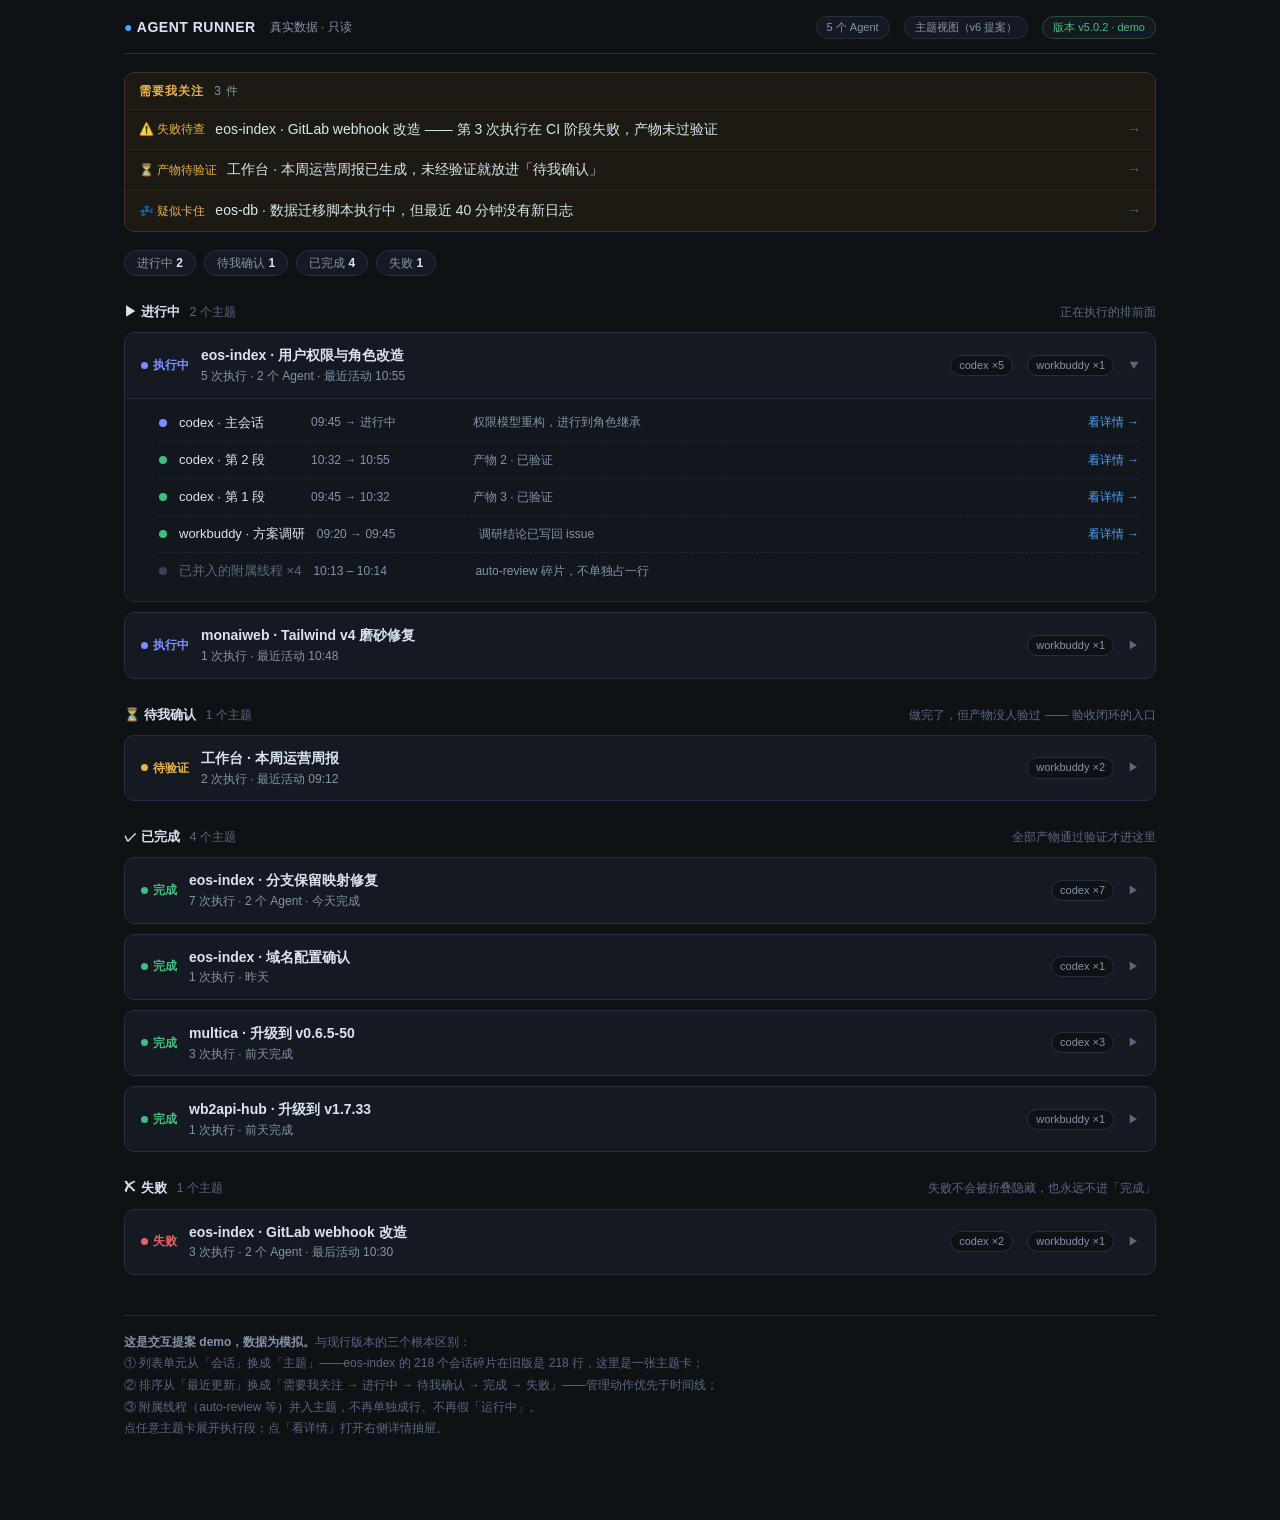
<file: prototype/interaction-v6/index.html>
<!DOCTYPE html>
<html lang="zh-CN">
<head>
<meta charset="UTF-8">
<meta name="viewport" content="width=device-width, initial-scale=1.0">
<title>Agent Runner · 交互重设计 Demo（v6 提案）</title>
<style>
  :root {
    --bg: #0e1116; --panel: #151a22; --panel-2: #1b222c; --line: #26303d;
    --text: #dbe4ee; --muted: #8494a7; --faint: #5a6a7d;
    --accent: #4da3ff; --ok: #3fbf7f; --warn: #e8b34b; --bad: #e06565; --run: #7f8dff;
    --radius: 10px;
  }
  * { box-sizing: border-box; margin: 0; padding: 0; }
  body {
    background: var(--bg); color: var(--text);
    font: 14px/1.55 -apple-system, "PingFang SC", "Helvetica Neue", sans-serif;
    max-width: 1080px; margin: 0 auto; padding: 0 24px 80px;
  }
  a { color: var(--accent); text-decoration: none; }

  /* ── 顶栏 ── */
  header {
    display: flex; align-items: center; gap: 14px;
    padding: 16px 0 14px; border-bottom: 1px solid var(--line);
    position: sticky; top: 0; background: var(--bg); z-index: 20;
  }
  header .logo { font-weight: 700; letter-spacing: .5px; }
  header .logo b { color: var(--accent); }
  header .meta { color: var(--muted); font-size: 12px; }
  header .sp { flex: 1; }
  .chip {
    font-size: 11px; color: var(--muted); border: 1px solid var(--line);
    border-radius: 99px; padding: 2px 10px; background: var(--panel);
  }
  .chip.v { color: var(--ok); border-color: #2b4a3a; }

  /* ── 需要我关注 ── */
  .attention {
    margin-top: 18px; border: 1px solid #3d3324; background: #1c1a12;
    border-radius: var(--radius); overflow: hidden;
  }
  .attention.hidden { display: none; }
  .attention h2 {
    font-size: 12px; font-weight: 600; color: var(--warn);
    padding: 9px 14px 8px; letter-spacing: 1px;
  }
  .attention h2 .n { color: var(--muted); font-weight: 400; margin-left: 6px; }
  .att-row {
    display: flex; align-items: center; gap: 10px;
    padding: 9px 14px; border-top: 1px solid #2a2519; cursor: pointer;
  }
  .att-row:hover { background: #221f15; }
  .att-row .why { color: var(--warn); font-size: 12px; flex-shrink: 0; }
  .att-row .what { flex: 1; min-width: 0; overflow: hidden; text-overflow: ellipsis; white-space: nowrap; }
  .att-row .arrow { color: var(--faint); }

  /* ── 分组锚点 ── */
  .anchors { display: flex; gap: 8px; margin: 18px 0 4px; }
  .anchors a {
    font-size: 12px; color: var(--muted); border: 1px solid var(--line);
    border-radius: 99px; padding: 3px 12px; background: var(--panel);
  }
  .anchors a b { color: var(--text); }
  .anchors a:hover { color: var(--text); border-color: var(--faint); }

  /* ── 主题分组 ── */
  .group-title {
    display: flex; align-items: baseline; gap: 10px;
    margin: 26px 0 10px; font-size: 13px; font-weight: 650;
  }
  .group-title .cnt { color: var(--faint); font-weight: 400; font-size: 12px; }
  .group-title .hint { color: var(--faint); font-weight: 400; font-size: 12px; margin-left: auto; }

  .theme {
    border: 1px solid var(--line); border-radius: var(--radius);
    background: var(--panel); margin-bottom: 10px; overflow: hidden;
  }
  .theme-head { display: flex; align-items: center; gap: 12px; padding: 12px 16px; cursor: pointer; }
  .theme-head:hover { background: var(--panel-2); }
  .st { font-size: 12px; font-weight: 600; flex-shrink: 0; display: inline-flex; align-items: center; gap: 5px; }
  .st.run { color: var(--run); } .st.ok { color: var(--ok); }
  .st.warn { color: var(--warn); } .st.bad { color: var(--bad); } .st.idle { color: var(--muted); }
  .dot { width: 7px; height: 7px; border-radius: 99px; }
  .st.run .dot { background: var(--run); animation: pulse 1.6s infinite; }
  .st.ok .dot { background: var(--ok); } .st.warn .dot { background: var(--warn); }
  .st.bad .dot { background: var(--bad); } .st.idle .dot { background: var(--muted); }
  @keyframes pulse { 0%,100% { opacity: 1; } 50% { opacity: .35; } }
  .theme-name { font-weight: 600; }
  .theme-sub { color: var(--muted); font-size: 12px; }
  .theme-meta { margin-left: auto; display: flex; gap: 14px; color: var(--muted); font-size: 12px; flex-shrink: 0; align-items: center; }
  .agent-tag {
    font-size: 11px; padding: 1px 8px; border-radius: 99px;
    border: 1px solid var(--line); color: var(--muted); background: var(--bg);
  }
  .caret { color: var(--faint); transition: transform .15s; font-size: 11px; }
  .theme.open .caret { transform: rotate(90deg); }

  /* ── 执行段 ── */
  .legs { display: none; border-top: 1px solid var(--line); padding: 6px 16px 12px 34px; background: #12161d; }
  .theme.open .legs { display: block; }
  .leg { display: flex; align-items: center; gap: 12px; padding: 8px 0; border-bottom: 1px dashed #202834; font-size: 13px; }
  .leg:last-child { border-bottom: 0; }
  .leg .tick { width: 8px; height: 8px; border-radius: 99px; flex-shrink: 0; }
  .leg .tick.run { background: var(--run); } .leg .tick.ok { background: var(--ok); }
  .leg .tick.warn { background: var(--warn); } .leg .tick.bad { background: var(--bad); }
  .leg .who { color: var(--text); min-width: 120px; }
  .leg .when { color: var(--muted); font-size: 12px; min-width: 150px; }
  .leg .out { color: var(--muted); font-size: 12px; flex: 1; }
  .leg .out b { color: var(--warn); font-weight: 600; }
  .leg .go { font-size: 12px; color: var(--accent); cursor: pointer; flex-shrink: 0; }
  .leg .go:hover { text-decoration: underline; }
  .leg.merged { color: var(--faint); }
  .leg.merged .who { color: var(--faint); }

  /* ── 详情抽屉 ── */
  .drawer-mask { position: fixed; inset: 0; background: rgba(0,0,0,.45); display: none; z-index: 40; }
  .drawer-mask.show { display: block; }
  .drawer {
    position: fixed; top: 0; right: -620px; width: 620px; max-width: 92vw; height: 100vh;
    background: var(--panel); border-left: 1px solid var(--line); z-index: 41;
    transition: right .22s ease; overflow-y: auto; padding: 22px 26px 40px;
  }
  .drawer.show { right: 0; }
  .drawer h3 { font-size: 16px; margin-bottom: 4px; }
  .drawer .crumb { color: var(--faint); font-size: 12px; margin-bottom: 16px; }
  .drawer .close { position: absolute; top: 16px; right: 20px; color: var(--muted); cursor: pointer; font-size: 18px; }
  .sec { margin-bottom: 20px; }
  .sec > h4 {
    font-size: 12px; color: var(--muted); letter-spacing: 1px; font-weight: 600;
    margin-bottom: 8px; padding-bottom: 5px; border-bottom: 1px solid var(--line);
  }
  .kv { display: flex; gap: 8px; flex-wrap: wrap; }
  .kv .item {
    background: var(--bg); border: 1px solid var(--line); border-radius: 8px;
    padding: 7px 12px; font-size: 12px; color: var(--muted);
  }
  .kv .item b { color: var(--text); display: block; font-size: 13px; margin-top: 1px; }
  .prompt {
    background: var(--bg); border: 1px solid var(--line); border-left: 3px solid var(--accent);
    border-radius: 8px; padding: 10px 13px; font-size: 13px; color: var(--text); margin-bottom: 8px;
  }
  .prompt .from { color: var(--faint); font-size: 11px; display: block; margin-bottom: 3px; }
  .timeline { border-left: 2px solid var(--line); margin-left: 6px; padding-left: 16px; }
  .tl-item { position: relative; padding: 4px 0 10px; font-size: 13px; color: var(--muted); }
  .tl-item::before {
    content: ""; position: absolute; left: -21px; top: 9px;
    width: 8px; height: 8px; border-radius: 99px; background: var(--faint);
  }
  .tl-item.key::before { background: var(--accent); }
  .tl-item .t { color: var(--faint); font-size: 11px; margin-right: 8px; }
  .tl-item b { color: var(--text); font-weight: 600; }
  .result-row {
    display: flex; align-items: center; gap: 10px; padding: 8px 12px;
    background: var(--bg); border: 1px solid var(--line); border-radius: 8px;
    margin-bottom: 6px; font-size: 13px;
  }
  .result-row .v { font-size: 12px; flex-shrink: 0; }
  .result-row .v.pass { color: var(--ok); } .result-row .v.pending { color: var(--warn); }
  .result-row .path { flex: 1; min-width: 0; overflow: hidden; text-overflow: ellipsis; white-space: nowrap; color: var(--text); }

  /* ── 尾注 ── */
  .footnote { margin-top: 40px; color: var(--faint); font-size: 12px; border-top: 1px solid var(--line); padding-top: 16px; line-height: 1.8; }
  .footnote b { color: var(--muted); }
</style>
</head>
<body>

<header>
  <div class="logo"><b>●</b> AGENT RUNNER</div>
  <div class="meta">真实数据 · 只读</div>
  <div class="sp"></div>
  <span class="chip">5 个 Agent</span>
  <span class="chip">主题视图（v6 提案）</span>
  <span class="chip v" title="版本单一事实源：assets/version.js；发版说明见 CHANGELOG.md。demo 数据为模拟，非真实会话。">版本 v5.0.2 · demo</span>
</header>

<!-- 需要我关注：异常优先，管理视角的第一屏 -->
<div class="attention" id="attention">
  <h2>需要我关注 <span class="n">3 件</span></h2>
  <div class="att-row" onclick="openDetail('webhook')">
    <span class="why">⚠️ 失败待查</span>
    <span class="what">eos-index · GitLab webhook 改造 —— 第 3 次执行在 CI 阶段失败，产物未过验证</span>
    <span class="arrow">→</span>
  </div>
  <div class="att-row" onclick="openDetail('weekly')">
    <span class="why">⏳ 产物待验证</span>
    <span class="what">工作台 · 本周运营周报已生成，未经验证就放进「待我确认」</span>
    <span class="arrow">→</span>
  </div>
  <div class="att-row" onclick="openDetail('migrate')">
    <span class="why">💤 疑似卡住</span>
    <span class="what">eos-db · 数据迁移脚本执行中，但最近 40 分钟没有新日志</span>
    <span class="arrow">→</span>
  </div>
</div>

<div class="anchors">
  <a href="#g-run">进行中 <b>2</b></a>
  <a href="#g-review">待我确认 <b>1</b></a>
  <a href="#g-done">已完成 <b>4</b></a>
  <a href="#g-fail">失败 <b>1</b></a>
</div>

<!-- 进行中 -->
<div class="group-title" id="g-run">▶ 进行中 <span class="cnt">2 个主题</span><span class="hint">正在执行的排前面</span></div>

<div class="theme open">
  <div class="theme-head" onclick="this.parentElement.classList.toggle('open')">
    <span class="st run"><span class="dot"></span>执行中</span>
    <span>
      <div class="theme-name">eos-index · 用户权限与角色改造</div>
      <div class="theme-sub">5 次执行 · 2 个 Agent · 最近活动 10:55</div>
    </span>
    <div class="theme-meta">
      <span class="agent-tag">codex ×5</span><span class="agent-tag">workbuddy ×1</span>
      <span class="caret">▶</span>
    </div>
  </div>
  <div class="legs">
    <div class="leg"><span class="tick run"></span><span class="who">codex · 主会话</span><span class="when">09:45 → 进行中</span><span class="out">权限模型重构，进行到角色继承</span><span class="go" onclick="openDetail('perm');event.stopPropagation()">看详情 →</span></div>
    <div class="leg"><span class="tick ok"></span><span class="who">codex · 第 2 段</span><span class="when">10:32 → 10:55</span><span class="out">产物 2 · 已验证</span><span class="go" onclick="openDetail('perm');event.stopPropagation()">看详情 →</span></div>
    <div class="leg"><span class="tick ok"></span><span class="who">codex · 第 1 段</span><span class="when">09:45 → 10:32</span><span class="out">产物 3 · 已验证</span><span class="go" onclick="openDetail('perm');event.stopPropagation()">看详情 →</span></div>
    <div class="leg"><span class="tick ok"></span><span class="who">workbuddy · 方案调研</span><span class="when">09:20 → 09:45</span><span class="out">调研结论已写回 issue</span><span class="go" onclick="openDetail('perm');event.stopPropagation()">看详情 →</span></div>
    <div class="leg merged"><span class="tick" style="background:#39424f"></span><span class="who">已并入的附属线程 ×4</span><span class="when">10:13 – 10:14</span><span class="out">auto-review 碎片，不单独占一行</span></div>
  </div>
</div>

<div class="theme">
  <div class="theme-head" onclick="this.parentElement.classList.toggle('open')">
    <span class="st run"><span class="dot"></span>执行中</span>
    <span>
      <div class="theme-name">monaiweb · Tailwind v4 磨砂修复</div>
      <div class="theme-sub">1 次执行 · 最近活动 10:48</div>
    </span>
    <div class="theme-meta"><span class="agent-tag">workbuddy ×1</span><span class="caret">▶</span></div>
  </div>
  <div class="legs">
    <div class="leg"><span class="tick run"></span><span class="who">workbuddy · 主会话</span><span class="when">10:40 → 进行中</span><span class="out">backdrop-filter 构建合并问题排查中</span><span class="go" onclick="openDetail('monai');event.stopPropagation()">看详情 →</span></div>
  </div>
</div>

<!-- 待我确认 -->
<div class="group-title" id="g-review">⏳ 待我确认 <span class="cnt">1 个主题</span><span class="hint">做完了，但产物没人验过 —— 验收闭环的入口</span></div>

<div class="theme">
  <div class="theme-head" onclick="this.parentElement.classList.toggle('open')">
    <span class="st warn"><span class="dot"></span>待验证</span>
    <span>
      <div class="theme-name">工作台 · 本周运营周报</div>
      <div class="theme-sub">2 次执行 · 最近活动 09:12</div>
    </span>
    <div class="theme-meta"><span class="agent-tag">workbuddy ×2</span><span class="caret">▶</span></div>
  </div>
  <div class="legs">
    <div class="leg"><span class="tick warn"></span><span class="who">workbuddy · 成稿</span><span class="when">08:50 → 09:12</span><span class="out">产物 1 · <b>待验证</b>（周报数据未核对）</span><span class="go" onclick="openDetail('weekly');event.stopPropagation()">看详情 →</span></div>
    <div class="leg"><span class="tick ok"></span><span class="who">workbuddy · 数据拉取</span><span class="when">08:30 → 08:50</span><span class="out">产物 1 · 已验证</span><span class="go" onclick="openDetail('weekly');event.stopPropagation()">看详情 →</span></div>
  </div>
</div>

<!-- 已完成 -->
<div class="group-title" id="g-done">✓ 已完成 <span class="cnt">4 个主题</span><span class="hint">全部产物通过验证才进这里</span></div>

<div class="theme">
  <div class="theme-head" onclick="this.parentElement.classList.toggle('open')">
    <span class="st ok"><span class="dot"></span>完成</span>
    <span>
      <div class="theme-name">eos-index · 分支保留映射修复</div>
      <div class="theme-sub">7 次执行 · 2 个 Agent · 今天完成</div>
    </span>
    <div class="theme-meta"><span class="agent-tag">codex ×7</span><span class="caret">▶</span></div>
  </div>
  <div class="legs">
    <div class="leg"><span class="tick ok"></span><span class="who">codex · 最终段</span><span class="when">昨天 22:00 → 23:20</span><span class="out">产物 4 · 全部通过（JUnit 5386 项成功）</span><span class="go" onclick="openDetail('branch');event.stopPropagation()">看详情 →</span></div>
    <div class="leg"><span class="tick ok"></span><span class="who">codex · 前段 ×6</span><span class="when">昨天 13:00 → 22:00</span><span class="out">诊断 → 补丁 → 回归，全部通过</span><span class="go" onclick="openDetail('branch');event.stopPropagation()">看详情 →</span></div>
  </div>
</div>

<div class="theme">
  <div class="theme-head" onclick="this.parentElement.classList.toggle('open')">
    <span class="st ok"><span class="dot"></span>完成</span>
    <span><div class="theme-name">eos-index · 域名配置确认</div><div class="theme-sub">1 次执行 · 昨天</div></span>
    <div class="theme-meta"><span class="agent-tag">codex ×1</span><span class="caret">▶</span></div>
  </div>
  <div class="legs"><div class="leg"><span class="tick ok"></span><span class="who">codex · 主会话</span><span class="when">昨天 10:00 → 10:20</span><span class="out">产物 1 · 已验证</span><span class="go" onclick="openDetail('branch');event.stopPropagation()">看详情 →</span></div></div>
</div>

<div class="theme">
  <div class="theme-head" onclick="this.parentElement.classList.toggle('open')">
    <span class="st ok"><span class="dot"></span>完成</span>
    <span><div class="theme-name">multica · 升级到 v0.6.5-50</div><div class="theme-sub">3 次执行 · 前天完成</div></span>
    <div class="theme-meta"><span class="agent-tag">codex ×3</span><span class="caret">▶</span></div>
  </div>
  <div class="legs"><div class="leg"><span class="tick ok"></span><span class="who">codex · 主会话</span><span class="when">前天 14:00 → 17:30</span><span class="out">产物 6 · 全部通过（含 CLI 交叉编译）</span><span class="go" onclick="openDetail('branch');event.stopPropagation()">看详情 →</span></div></div>
</div>

<div class="theme">
  <div class="theme-head" onclick="this.parentElement.classList.toggle('open')">
    <span class="st ok"><span class="dot"></span>完成</span>
    <span><div class="theme-name">wb2api-hub · 升级到 v1.7.33</div><div class="theme-sub">1 次执行 · 前天完成</div></span>
    <div class="theme-meta"><span class="agent-tag">workbuddy ×1</span><span class="caret">▶</span></div>
  </div>
  <div class="legs"><div class="leg"><span class="tick ok"></span><span class="who">workbuddy · 主会话</span><span class="when">前天 11:00 → 11:40</span><span class="out">产物 2 · 已验证</span><span class="go" onclick="openDetail('branch');event.stopPropagation()">看详情 →</span></div></div>
</div>

<!-- 失败 -->
<div class="group-title" id="g-fail">✗ 失败 <span class="cnt">1 个主题</span><span class="hint">失败不会被折叠隐藏，也永远不进「完成」</span></div>

<div class="theme">
  <div class="theme-head" onclick="this.parentElement.classList.toggle('open')">
    <span class="st bad"><span class="dot"></span>失败</span>
    <span>
      <div class="theme-name">eos-index · GitLab webhook 改造</div>
      <div class="theme-sub">3 次执行 · 2 个 Agent · 最后活动 10:30</div>
    </span>
    <div class="theme-meta"><span class="agent-tag">codex ×2</span><span class="agent-tag">workbuddy ×1</span><span class="caret">▶</span></div>
  </div>
  <div class="legs">
    <div class="leg"><span class="tick bad"></span><span class="who">codex · 第 3 段</span><span class="when">10:13 → 10:30</span><span class="out">CI 失败 · 产物未过验证</span><span class="go" onclick="openDetail('webhook');event.stopPropagation()">看详情 →</span></div>
    <div class="leg"><span class="tick bad"></span><span class="who">codex · 第 2 段</span><span class="when">09:50 → 10:13</span><span class="out">测试未过 · 中止</span><span class="go" onclick="openDetail('webhook');event.stopPropagation()">看详情 →</span></div>
    <div class="leg"><span class="tick ok"></span><span class="who">workbuddy · 方案设计</span><span class="when">09:00 → 09:50</span><span class="out">方案已产出 · 已验证</span><span class="go" onclick="openDetail('webhook');event.stopPropagation()">看详情 →</span></div>
  </div>
</div>

<div class="footnote">
  <b>这是交互提案 demo，数据为模拟。</b>与现行版本的三个根本区别：<br>
  ① 列表单元从「会话」换成「主题」——eos-index 的 218 个会话碎片在旧版是 218 行，这里是一张主题卡；<br>
  ② 排序从「最近更新」换成「需要我关注 → 进行中 → 待我确认 → 完成 → 失败」——管理动作优先于时间线；<br>
  ③ 附属线程（auto-review 等）并入主题，不再单独成行、不再假「运行中」。<br>
  点任意主题卡展开执行段；点「看详情」打开右侧详情抽屉。
</div>

<!-- ── 详情抽屉 ── -->
<div class="drawer-mask" id="mask" onclick="closeDetail()"></div>
<aside class="drawer" id="drawer">
  <span class="close" onclick="closeDetail()">✕</span>
  <div id="drawer-body"></div>
</aside>

<script>
const DETAILS = {
  perm: {
    title: 'eos-index · 用户权限与角色改造',
    crumb: '主题 · 进行中 · 5 次执行 · 2 个 Agent',
    stats: [['状态','执行中'],['Agent','codex + workbuddy'],['执行段','5（另有 4 个附属线程已并入）'],['最近活动','10:55']],
    prompts: [
      { from: 'workbuddy · 方案调研 · 09:20', text: '调研 eos-index 现有权限模型：角色、授权链、capability 校验分别在哪一层实现，输出改造约束清单。' },
      { from: 'codex · 第 1 段 · 09:45', text: '按调研结论重构权限模型：角色继承改为显式声明，保留固定版本引用，不动 GitLab webhook 相关代码。' },
    ],
    timeline: [
      { t: '09:20', text: '<b>workbuddy</b> 开始方案调研' },
      { t: '09:45', text: '<b>codex</b> 第 1 段启动，读 AGENTS.md 与权限模块' },
      { t: '10:05', text: '工具调用 27 次 · 写入 roles/inherit.ts' },
      { t: '10:32', text: '<b>第 1 段完成</b> · 产物 3 · 验证通过' },
      { t: '10:32', text: '<b>codex</b> 第 2 段续接（同线程 compaction）' },
      { t: '10:55', text: '进行中 · 角色继承重构' },
    ],
    results: [
      { path: 'src/auth/roles/inherit.ts', v: '✓ 通过', cls: 'pass' },
      { path: 'src/auth/roles/registry.ts', v: '✓ 通过', cls: 'pass' },
      { path: 'tests/auth/roles.test.ts', v: '⏳ 待验证', cls: 'pending' },
    ],
  },
  webhook: {
    title: 'eos-index · GitLab webhook 改造',
    crumb: '主题 · 失败 · 3 次执行 · 2 个 Agent',
    stats: [['状态','✗ 失败'],['Agent','codex + workbuddy'],['执行段','3'],['最后活动','10:30']],
    prompts: [
      { from: 'workbuddy · 方案设计 · 09:00', text: 'GitLab 改用 webhook 触发：评估现有轮询实现的替换方案，给出连接配置与重试策略。' },
      { from: 'codex · 第 3 段 · 10:13', text: '按方案实现 webhook 接收端：SourceConfig 连接配置化，保留旧轮询作为回退。' },
    ],
    timeline: [
      { t: '09:00', text: '<b>workbuddy</b> 方案设计，产出改造约束' },
      { t: '09:50', text: '<b>codex</b> 第 2 段实现 · 测试未过 · 中止' },
      { t: '10:13', text: '<b>codex</b> 第 3 段重试（auto-review 线程并行审查）' },
      { t: '10:30', text: '<b>CI 失败</b> · 产物未过验证 · 主题标记失败' },
    ],
    results: [
      { path: 'src/source/webhook/receiver.ts', v: '✗ 未通过', cls: 'pass' },
      { path: 'src/source/webhook/config.ts', v: '✗ 未通过', cls: 'pass' },
    ],
  },
  weekly: {
    title: '工作台 · 本周运营周报',
    crumb: '主题 · 待我确认 · 2 次执行',
    stats: [['状态','⏳ 产物待验证'],['Agent','workbuddy'],['执行段','2'],['完成时间','09:12']],
    prompts: [
      { from: 'workbuddy · 数据拉取 · 08:30', text: '拉取本周车辆运营后台的激活、留存、FOTA 升级成功率三组数据，落成 CSV。' },
      { from: 'workbuddy · 成稿 · 08:50', text: '基于 CSV 生成周报初稿，重点写环比变化与两个异常点。' },
    ],
    timeline: [
      { t: '08:30', text: '数据拉取启动 · 查 3 个数据源' },
      { t: '08:50', text: '<b>数据段完成</b> · CSV 产物 · 验证通过' },
      { t: '09:12', text: '<b>周报成稿</b> · 未经验证 → 进入「待我确认」' },
    ],
    results: [
      { path: 'reports/2026-W43-operations.csv', v: '✓ 通过', cls: 'pass' },
      { path: 'reports/2026-W43-周报.md', v: '⏳ 待验证', cls: 'pending' },
    ],
  },
  monai: {
    title: 'monaiweb · Tailwind v4 磨砂修复',
    crumb: '主题 · 进行中 · 1 次执行',
    stats: [['状态','执行中'],['Agent','workbuddy'],['执行段','1'],['最近活动','10:48']],
    prompts: [
      { from: 'workbuddy · 主会话 · 10:40', text: '排查 globals.css 的 backdrop-filter 在构建产物里消失的问题：怀疑手写 vendor 前缀被 Lightning CSS 合并。' },
    ],
    timeline: [
      { t: '10:40', text: '启动 · 读 globals.css 与构建配置' },
      { t: '10:48', text: '进行中 · 已定位到手写 -webkit- 别名声明' },
    ],
    results: [],
  },
  branch: {
    title: 'eos-index · 分支保留映射修复',
    crumb: '主题 · 已完成 · 7 次执行 · 昨天',
    stats: [['状态','✓ 全部通过'],['Agent','codex'],['执行段','7'],['完成时间','昨天 23:20']],
    prompts: [
      { from: 'codex · 首段 · 昨天 13:00', text: '只读诊断「保留映射、仅升级固定 Function 版本」在三个正式页面入口的覆盖情况，输出影响面评估。' },
      { from: 'codex · 最终段 · 昨天 22:00', text: '落地最小补丁：元数据读取路径兼容旧映射，补齐单元测试并跑全量回归。' },
    ],
    timeline: [
      { t: '13:00', text: '诊断启动 · 只读核对三入口' },
      { t: '17:00', text: '<b>诊断报告</b> 产出 · 影响面确认' },
      { t: '22:00', text: '最终段实现 · 补丁 + 测试' },
      { t: '23:20', text: '<b>完成</b> · JUnit 5386 项成功 · 产物 4 全部通过' },
    ],
    results: [
      { path: 'src/core/meta/retained-source.ts', v: '✓ 通过', cls: 'pass' },
      { path: 'src/core/meta/version-pin.ts', v: '✓ 通过', cls: 'pass' },
      { path: 'reports/action-branch-index-report.md', v: '✓ 通过', cls: 'pass' },
      { path: 'build/junit-5386.xml', v: '✓ 通过', cls: 'pass' },
    ],
  },
  migrate: {
    title: 'eos-db · 数据迁移脚本',
    crumb: '主题 · 疑似卡住 · 1 次执行',
    stats: [['状态','💤 疑似卡住'],['Agent','codex'],['执行段','1'],['最近日志','40 分钟前']],
    prompts: [
      { from: 'codex · 主会话 · 10:05', text: '执行 ONTEST 库的存量数据迁移：分批 5000 条，失败重试三次，产出迁移对账表。' },
    ],
    timeline: [
      { t: '10:05', text: '迁移启动 · 批次 1–18 正常' },
      { t: '10:31', text: '批次 19 开始后无新日志（疑似等待锁）' },
    ],
    results: [],
  },
};

function openDetail(key) {
  const d = DETAILS[key];
  if (!d) return;
  const body = document.getElementById('drawer-body');
  body.innerHTML = `
    <h3>${d.title}</h3>
    <div class="crumb">${d.crumb}</div>
    <div class="sec"><h4>概要</h4><div class="kv">${d.stats.map(s => `<div class="item">${s[0]}<b>${s[1]}</b></div>`).join('')}</div></div>
    <div class="sec"><h4>指令（这个任务被要求了什么）</h4>${d.prompts.map(p => `<div class="prompt"><span class="from">${p.from}</span>${p.text}</div>`).join('') || '<div class="tl-item">日志未记录</div>'}</div>
    <div class="sec"><h4>过程（关键节点，完整日志在原会话）</h4><div class="timeline">${d.timeline.map(x => `<div class="tl-item${x.key ? ' key' : ''}"><span class="t">${x.t}</span>${x.text}</div>`).join('')}</div></div>
    <div class="sec"><h4>结果（落点与验证）</h4>${d.results.length ? d.results.map(r => `<div class="result-row"><span class="v ${r.cls}">${r.v}</span><span class="path">${r.path}</span></div>`).join('') : '<div class="tl-item">暂无产物</div>'}</div>
  `;
  document.getElementById('mask').classList.add('show');
  document.getElementById('drawer').classList.add('show');
  document.body.style.overflow = 'hidden';
}
function closeDetail() {
  document.getElementById('mask').classList.remove('show');
  document.getElementById('drawer').classList.remove('show');
  document.body.style.overflow = '';
}
document.addEventListener('keydown', e => { if (e.key === 'Escape') closeDetail(); });
</script>
</body>
</html>
</file>
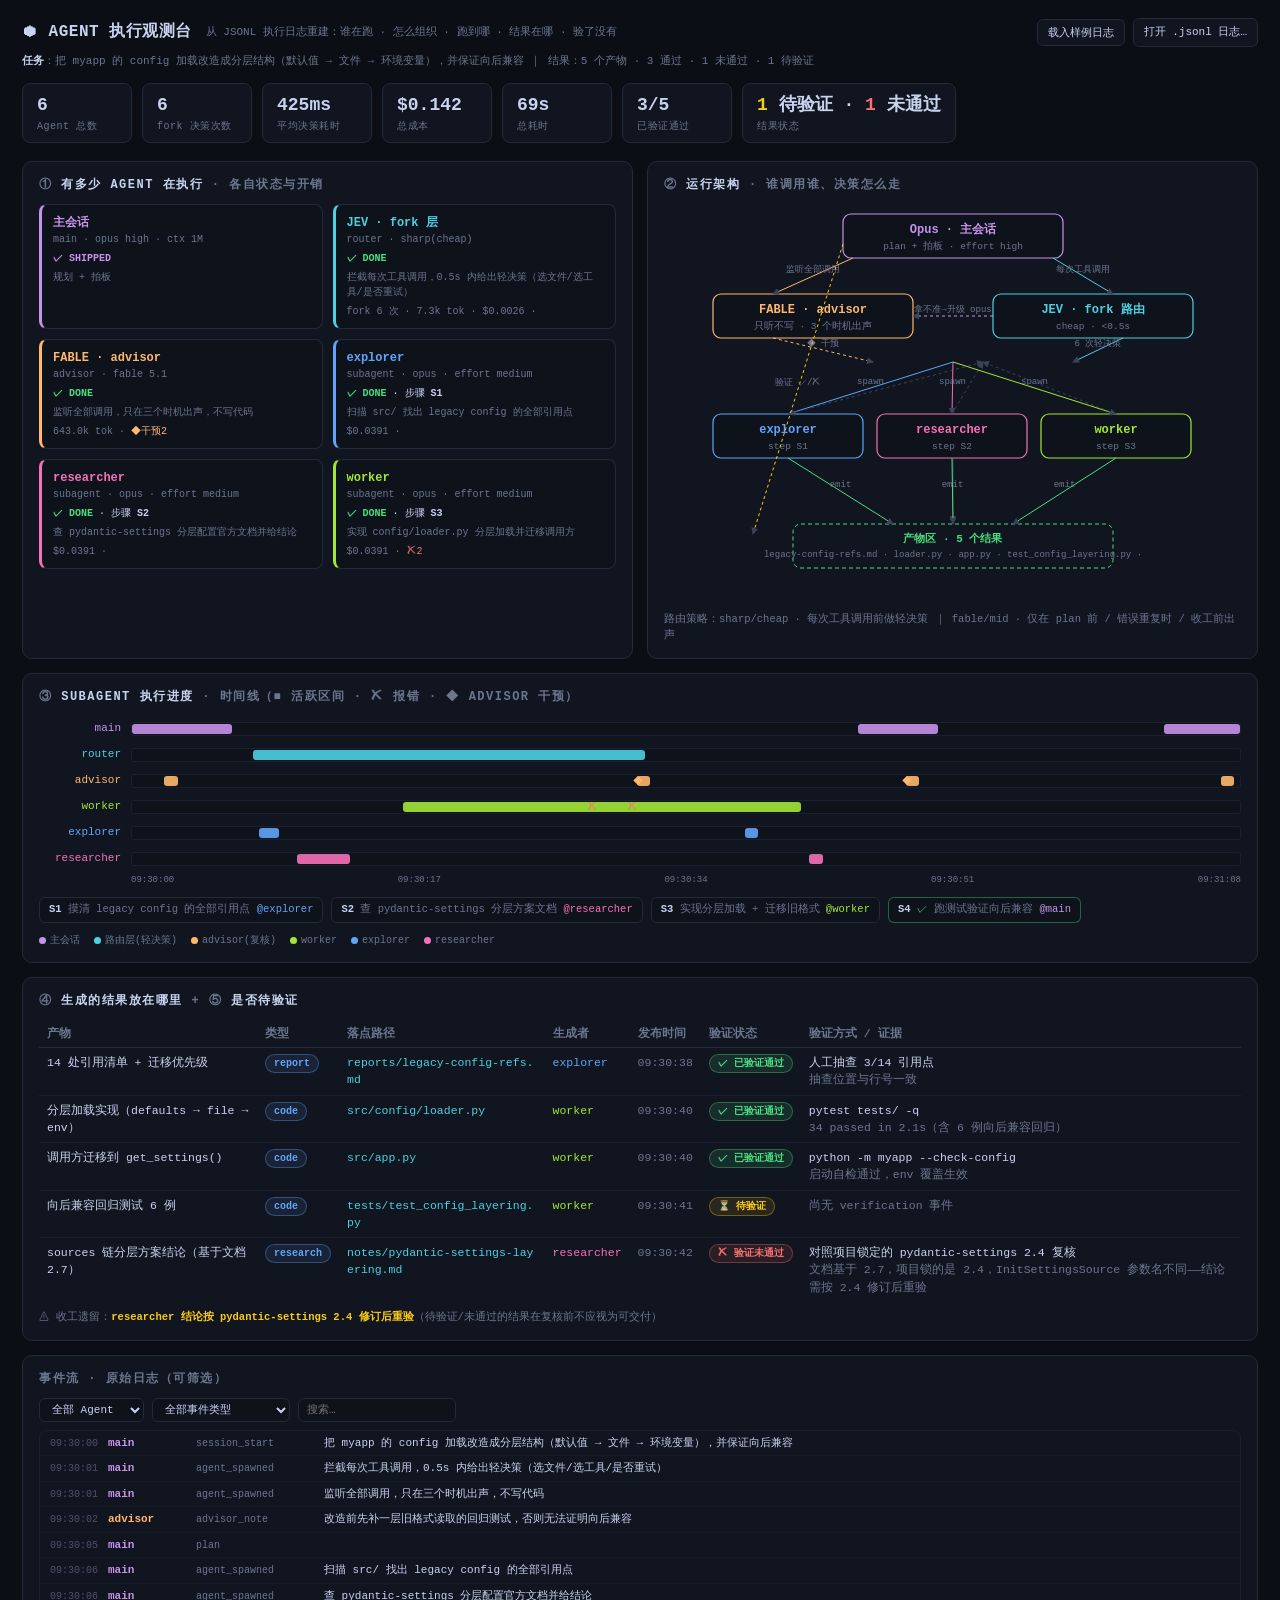
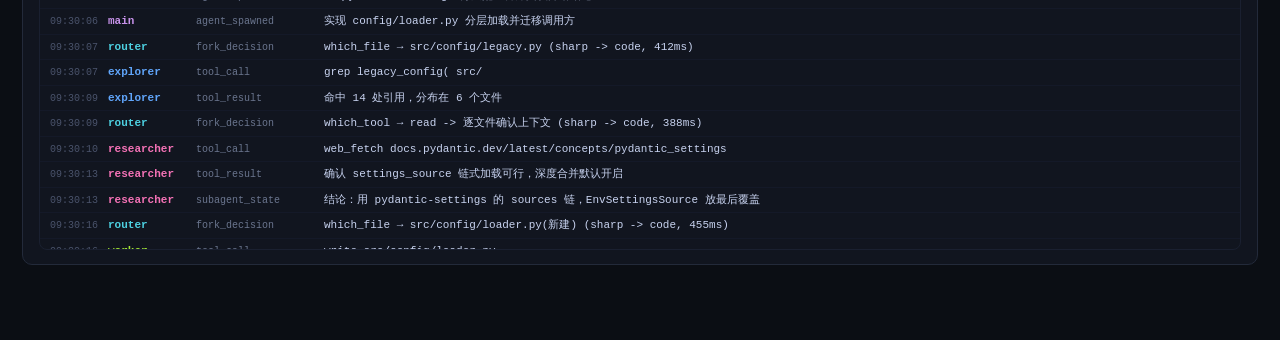
<file: agent-observatory.html>
<!DOCTYPE html>
<html lang="zh-CN">
<head>
<meta charset="UTF-8">
<meta name="viewport" content="width=device-width, initial-scale=1.0">
<title>Agent 执行观测台 · Observatory</title>
<style>
  :root{
    --bg:#0b0e14; --panel:#11151f; --panel2:#0e121b; --line:#232a3a;
    --fg:#c8d3f0; --dim:#6b768f; --mono:'SF Mono','JetBrains Mono',Menlo,Consolas,monospace;
    --main:#c792ea; --router:#4dd0e1; --advisor:#ffb86c; --worker:#a3e635; --explorer:#60a5fa; --researcher:#f472b6;
    --ok:#4ade80; --warn:#facc15; --fail:#f87171;
  }
  *{box-sizing:border-box;margin:0;padding:0}
  body{background:var(--bg);color:var(--fg);font-family:var(--mono);font-size:13px;line-height:1.5;padding:18px 22px 60px}
  h1{font-size:16px;letter-spacing:.5px}
  h2{font-size:12px;color:var(--dim);text-transform:uppercase;letter-spacing:1.5px;margin-bottom:10px;font-weight:600}
  h2 .q{color:var(--fg)}
  header{display:flex;align-items:center;gap:14px;flex-wrap:wrap;margin-bottom:6px}
  header .sub{color:var(--dim);font-size:11px}
  .toolbar{margin-left:auto;display:flex;gap:8px;align-items:center}
  .btn{background:var(--panel);border:1px solid var(--line);color:var(--fg);font-family:var(--mono);font-size:11px;padding:5px 10px;border-radius:6px;cursor:pointer}
  .btn:hover{border-color:var(--main)}
  #taskline{color:var(--dim);font-size:11px;margin-bottom:14px}
  #taskline b{color:var(--fg)}
  /* chips */
  .chips{display:flex;gap:10px;flex-wrap:wrap;margin-bottom:18px}
  .chip{background:var(--panel);border:1px solid var(--line);border-radius:8px;padding:8px 14px;min-width:110px}
  .chip .v{font-size:18px;font-weight:700}
  .chip .k{font-size:10px;color:var(--dim);letter-spacing:.5px}
  /* layout */
  .grid{display:grid;grid-template-columns:1fr 1fr;gap:14px;margin-bottom:14px}
  .panel{background:var(--panel);border:1px solid var(--line);border-radius:10px;padding:14px 16px;overflow:hidden}
  .full{grid-column:1/-1}
  @media(max-width:980px){.grid{grid-template-columns:1fr}}
  /* agents */
  .agents{display:grid;grid-template-columns:repeat(auto-fill,minmax(215px,1fr));gap:10px}
  .agent{border:1px solid var(--line);border-left-width:3px;border-radius:8px;padding:9px 11px;background:var(--panel2)}
  .agent .nm{font-weight:700;font-size:12px}
  .agent .rl{font-size:10px;color:var(--dim)}
  .agent .st{font-size:10px;margin-top:4px}
  .agent .meta{font-size:10px;color:var(--dim);margin-top:4px}
  .stx{font-weight:700}
  .dot{display:inline-block;width:7px;height:7px;border-radius:50%;margin-right:4px;vertical-align:1px}
  @keyframes blink{50%{opacity:.35}}
  .running .dot{animation:blink 1.2s infinite}
  /* tables */
  table{width:100%;border-collapse:collapse;font-size:11.5px}
  th{color:var(--dim);text-align:left;font-weight:600;padding:5px 8px;border-bottom:1px solid var(--line);white-space:nowrap}
  td{padding:6px 8px;border-bottom:1px solid #1a2030;vertical-align:top}
  tr:last-child td{border-bottom:none}
  .badge{display:inline-block;padding:1px 8px;border-radius:10px;font-size:10px;font-weight:700;white-space:nowrap}
  .b-ok{background:rgba(74,222,128,.12);color:var(--ok);border:1px solid rgba(74,222,128,.35)}
  .b-warn{background:rgba(250,204,21,.1);color:var(--warn);border:1px solid rgba(250,204,21,.35)}
  .b-fail{background:rgba(248,113,113,.1);color:var(--fail);border:1px solid rgba(248,113,113,.35)}
  .b-info{background:rgba(96,165,250,.1);color:var(--explorer);border:1px solid rgba(96,165,250,.35)}
  .path{color:var(--router);word-break:break-all}
  .ev{color:var(--dim)}
  /* gantt */
  .gwrap{margin-top:4px}
  .grow{display:flex;align-items:center;height:26px}
  .glabel{width:92px;flex:none;font-size:11px;text-align:right;padding-right:10px;color:var(--dim)}
  .gtrack{position:relative;flex:1;height:14px;background:var(--panel2);border-radius:3px;border:1px solid #1a2030}
  .gbar{position:absolute;top:1px;height:10px;border-radius:3px;opacity:.9}
  .gmark{position:absolute;top:-2px;width:9px;height:17px;font-size:10px;line-height:17px;text-align:center;transform:translateX(-4px)}
  .gaxis{display:flex;margin-left:92px;justify-content:space-between;font-size:9px;color:var(--dim);margin-top:2px}
  .legend{display:flex;gap:14px;flex-wrap:wrap;font-size:10px;color:var(--dim);margin-top:10px}
  .legend span{display:inline-flex;align-items:center}
  /* plan steps */
  .steps{display:flex;gap:8px;flex-wrap:wrap;margin-top:10px}
  .step{border:1px solid var(--line);border-radius:6px;padding:4px 9px;font-size:10.5px;color:var(--dim);background:var(--panel2)}
  .step b{color:var(--fg)}
  .step.done{border-color:rgba(74,222,128,.4)}
  .step.done .sid::after{content:' ✓';color:var(--ok)}
  /* events */
  .filters{display:flex;gap:8px;margin-bottom:8px;flex-wrap:wrap}
  select,input[type=search]{background:var(--panel2);border:1px solid var(--line);color:var(--fg);font-family:var(--mono);font-size:11px;border-radius:6px;padding:4px 8px}
  .evlist{max-height:420px;overflow-y:auto;border:1px solid #1a2030;border-radius:8px}
  .evrow{display:flex;gap:10px;padding:4px 10px;border-bottom:1px solid #141928;font-size:11px;align-items:baseline}
  .evrow:hover{background:#141a29}
  .evrow .t{color:#4a536b;flex:none;font-size:10px}
  .evrow .src{flex:none;width:78px;font-weight:700}
  .evrow .tp{flex:none;width:118px;font-size:10px;color:var(--dim)}
  .evrow .ds{color:var(--fg);min-width:0;word-break:break-word}
  .evrow.hl{background:rgba(255,184,108,.06)}
  .evrow.err{background:rgba(248,113,113,.06)}
  /* arch svg */
  .svgwrap{width:100%;overflow-x:auto}
  svg{display:block;margin:0 auto;max-width:100%}
  svg text{font-family:var(--mono)}
  .note{font-size:10.5px;color:var(--dim);margin-top:8px}
  #drop{position:fixed;inset:0;background:rgba(11,14,20,.85);display:none;align-items:center;justify-content:center;z-index:9;font-size:15px;border:2px dashed var(--main)}
  .empty{color:var(--dim);padding:20px;text-align:center}
</style>
</head>
<body>
<header>
  <h1>⬢ AGENT 执行观测台</h1>
  <span class="sub">从 JSONL 执行日志重建：谁在跑 · 怎么组织 · 跑到哪 · 结果在哪 · 验了没有</span>
  <div class="toolbar">
    <button class="btn" id="btn-sample">载入样例日志</button>
    <label class="btn" for="file">打开 .jsonl 日志…</label>
    <input type="file" id="file" accept=".jsonl,.log,.txt" style="display:none">
  </div>
</header>
<div id="taskline"></div>
<div class="chips" id="chips"></div>

<div class="grid">
  <div class="panel">
    <h2>① <span class="q">有多少 Agent 在执行</span> · 各自状态与开销</h2>
    <div class="agents" id="agents"></div>
  </div>
  <div class="panel">
    <h2>② <span class="q">运行架构</span> · 谁调用谁、决策怎么走</h2>
    <div class="svgwrap" id="arch"></div>
    <div class="note" id="arch-note"></div>
  </div>
</div>

<div class="grid">
  <div class="panel full">
    <h2>③ <span class="q">Subagent 执行进度</span> · 时间线（■ 活跃区间 · ✗ 报错 · ◆ advisor 干预）</h2>
    <div class="gwrap" id="gantt"></div>
    <div class="steps" id="steps"></div>
    <div class="legend">
      <span><span class="dot" style="background:var(--main)"></span>主会话</span>
      <span><span class="dot" style="background:var(--router)"></span>路由层(轻决策)</span>
      <span><span class="dot" style="background:var(--advisor)"></span>advisor(复核)</span>
      <span><span class="dot" style="background:var(--worker)"></span>worker</span>
      <span><span class="dot" style="background:var(--explorer)"></span>explorer</span>
      <span><span class="dot" style="background:var(--researcher)"></span>researcher</span>
    </div>
  </div>
</div>

<div class="grid">
  <div class="panel full">
    <h2>④ <span class="q">生成的结果放在哪里</span> + ⑤ <span class="q">是否待验证</span></h2>
    <table id="results">
      <thead><tr><th>产物</th><th>类型</th><th>落点路径</th><th>生成者</th><th>发布时间</th><th>验证状态</th><th>验证方式 / 证据</th></tr></thead>
      <tbody></tbody>
    </table>
    <div class="note" id="verdict-note"></div>
  </div>
</div>

<div class="grid">
  <div class="panel full">
    <h2>事件流 · 原始日志（可筛选）</h2>
    <div class="filters">
      <select id="f-agent"><option value="">全部 Agent</option></select>
      <select id="f-type"><option value="">全部事件类型</option></select>
      <input type="search" id="f-q" placeholder="搜索…">
    </div>
    <div class="evlist" id="evlist"></div>
  </div>
</div>

<div id="drop">松手加载 JSONL 日志</div>

<script type="application/jsonl" id="sample">
{"ts":"2026-10-25T09:30:00.000","seq":1,"src":"main","type":"session_start","data":{"task":"把 myapp 的 config 加载改造成分层结构（默认值 → 文件 → 环境变量），并保证向后兼容","policy":{"router":"sharp/cheap · 每次工具调用前做轻决策","advisor":"fable/mid · 仅在 plan 前 / 错误重复时 / 收工前出声"}}}
{"ts":"2026-10-25T09:30:01.200","seq":2,"src":"main","type":"agent_spawned","data":{"agent":"router","role":"router","label":"JEV · fork 层","model":"sharp(cheap)","task":"拦截每次工具调用，0.5s 内给出轻决策（选文件/选工具/是否重试）"}}
{"ts":"2026-10-25T09:30:01.400","seq":3,"src":"main","type":"agent_spawned","data":{"agent":"advisor","role":"advisor","label":"FABLE · advisor","model":"fable 5.1","task":"监听全部调用，只在三个时机出声，不写代码"}}
{"ts":"2026-10-25T09:30:02.000","seq":4,"src":"advisor","type":"advisor_note","data":{"timing":"before_plan","advice":"改造前先补一层旧格式读取的回归测试，否则无法证明向后兼容","intervened":false}}
{"ts":"2026-10-25T09:30:05.000","seq":5,"src":"main","type":"plan","data":{"steps":[{"id":"S1","desc":"摸清 legacy config 的全部引用点","owner":"explorer"},{"id":"S2","desc":"查 pydantic-settings 分层方案文档","owner":"researcher"},{"id":"S3","desc":"实现分层加载 + 迁移旧格式","owner":"worker"},{"id":"S4","desc":"跑测试验证向后兼容","owner":"main"}]}}
{"ts":"2026-10-25T09:30:06.000","seq":6,"src":"main","type":"agent_spawned","data":{"agent":"explorer","role":"subagent","label":"explorer","model":"opus · effort medium","task":"扫描 src/ 找出 legacy config 的全部引用点","step":"S1"}}
{"ts":"2026-10-25T09:30:06.100","seq":7,"src":"main","type":"agent_spawned","data":{"agent":"researcher","role":"subagent","label":"researcher","model":"opus · effort medium","task":"查 pydantic-settings 分层配置官方文档并给结论","step":"S2"}}
{"ts":"2026-10-25T09:30:06.200","seq":8,"src":"main","type":"agent_spawned","data":{"agent":"worker","role":"subagent","label":"worker","model":"opus · effort medium","task":"实现 config/loader.py 分层加载并迁移调用方","step":"S3"}}
{"ts":"2026-10-25T09:30:07.500","seq":9,"src":"router","type":"fork_decision","data":{"decision":"which_file","target":"src/config/legacy.py","route":"sharp -> code","elapsed_ms":412,"tokens":1240,"cost":0.0004}}
{"ts":"2026-10-25T09:30:07.900","seq":10,"src":"explorer","type":"tool_call","data":{"tool":"grep","args":"legacy_config( src/","step":"S1"}}
{"ts":"2026-10-25T09:30:09.100","seq":11,"src":"explorer","type":"tool_result","data":{"tool":"grep","status":"ok","summary":"命中 14 处引用，分布在 6 个文件","step":"S1"}}
{"ts":"2026-10-25T09:30:09.800","seq":12,"src":"router","type":"fork_decision","data":{"decision":"which_tool","target":"read -> 逐文件确认上下文","route":"sharp -> code","elapsed_ms":388,"tokens":1105,"cost":0.0004}}
{"ts":"2026-10-25T09:30:10.200","seq":13,"src":"researcher","type":"tool_call","data":{"tool":"web_fetch","args":"docs.pydantic.dev/latest/concepts/pydantic_settings","step":"S2"}}
{"ts":"2026-10-25T09:30:13.000","seq":14,"src":"researcher","type":"tool_result","data":{"tool":"web_fetch","status":"ok","summary":"确认 settings_source 链式加载可行，深度合并默认开启","step":"S2"}}
{"ts":"2026-10-25T09:30:13.500","seq":15,"src":"researcher","type":"subagent_state","data":{"state":"working","note":"结论：用 pydantic-settings 的 sources 链，EnvSettingsSource 放最后覆盖"}}
{"ts":"2026-10-25T09:30:16.000","seq":16,"src":"router","type":"fork_decision","data":{"decision":"which_file","target":"src/config/loader.py(新建)","route":"sharp -> code","elapsed_ms":455,"tokens":1320,"cost":0.0005}}
{"ts":"2026-10-25T09:30:16.800","seq":17,"src":"worker","type":"tool_call","data":{"tool":"write","args":"src/config/loader.py","step":"S3"}}
{"ts":"2026-10-25T09:30:18.900","seq":18,"src":"worker","type":"tool_result","data":{"tool":"write","status":"ok","summary":"分层加载骨架写入，含 defaults/file/env 三级","step":"S3"}}
{"ts":"2026-10-25T09:30:22.000","seq":19,"src":"router","type":"fork_decision","data":{"decision":"which_file","target":"src/app.py","route":"sharp -> code","elapsed_ms":401,"tokens":1180,"cost":0.0004}}
{"ts":"2026-10-25T09:30:22.600","seq":20,"src":"worker","type":"tool_call","data":{"tool":"edit","args":"src/app.py 改用 get_settings()","step":"S3"}}
{"ts":"2026-10-25T09:30:24.100","seq":21,"src":"worker","type":"tool_result","data":{"tool":"edit","status":"ok","summary":"app.py 迁移完成","step":"S3"}}
{"ts":"2026-10-25T09:30:27.000","seq":22,"src":"worker","type":"tool_call","data":{"tool":"bash","args":"python -m myapp --check-config","step":"S3"}}
{"ts":"2026-10-25T09:30:28.500","seq":23,"src":"worker","type":"error","data":{"tool":"bash","error":"PermissionError: 'etc/config.json' read-only volume","attempt":1,"same_error_x":1}}
{"ts":"2026-10-25T09:30:29.000","seq":24,"src":"router","type":"fork_decision","data":{"decision":"retry_stop","target":"retry once","route":"sharp -> code","elapsed_ms":372,"tokens":980,"cost":0.0003}}
{"ts":"2026-10-25T09:30:29.500","seq":25,"src":"worker","type":"retry","data":{"tool":"bash","args":"python -m myapp --check-config","attempt":2,"reason":"router: retry once"}}
{"ts":"2026-10-25T09:30:31.000","seq":26,"src":"worker","type":"error","data":{"tool":"bash","error":"PermissionError: 'etc/config.json' read-only volume","attempt":2,"same_error_x":2}}
{"ts":"2026-10-25T09:30:31.300","seq":27,"src":"advisor","type":"advisor_note","data":{"timing":"error_again","advice":"同一错误第二次出现，位置本身有问题——不要重试，改用临时文件 + 原子替换","intervened":true}}
{"ts":"2026-10-25T09:30:31.800","seq":28,"src":"router","type":"fork_decision","data":{"decision":"retry_stop","target":"stop retrying, change approach","route":"split -> opus","elapsed_ms":520,"tokens":1450,"cost":0.0006}}
{"ts":"2026-10-25T09:30:33.000","seq":29,"src":"worker","type":"tool_call","data":{"tool":"bash","args":"写 tmp 文件 + os.replace 原子替换","step":"S3"}}
{"ts":"2026-10-25T09:30:35.200","seq":30,"src":"worker","type":"tool_result","data":{"tool":"bash","status":"ok","summary":"原子替换成功，check-config 通过","step":"S3"}}
{"ts":"2026-10-25T09:30:38.000","seq":31,"src":"explorer","type":"result_emitted","data":{"kind":"report","path":"reports/legacy-config-refs.md","created_by":"explorer","summary":"14 处引用清单 + 迁移优先级"}}
{"ts":"2026-10-25T09:30:38.200","seq":32,"src":"explorer","type":"subagent_state","data":{"state":"done","note":"引用点全部标注，其中 2 处在已废弃模块内"}}
{"ts":"2026-10-25T09:30:40.000","seq":33,"src":"worker","type":"result_emitted","data":{"kind":"code","path":"src/config/loader.py","created_by":"worker","summary":"分层加载实现（defaults → file → env）"}}
{"ts":"2026-10-25T09:30:40.500","seq":34,"src":"worker","type":"result_emitted","data":{"kind":"code","path":"src/app.py","created_by":"worker","summary":"调用方迁移到 get_settings()"}}
{"ts":"2026-10-25T09:30:41.000","seq":35,"src":"worker","type":"result_emitted","data":{"kind":"code","path":"tests/test_config_layering.py","created_by":"worker","summary":"向后兼容回归测试 6 例"}}
{"ts":"2026-10-25T09:30:41.500","seq":36,"src":"worker","type":"subagent_state","data":{"state":"done","note":"实现 + 迁移 + 测试全部完成"}}
{"ts":"2026-10-25T09:30:42.000","seq":37,"src":"researcher","type":"result_emitted","data":{"kind":"research","path":"notes/pydantic-settings-layering.md","created_by":"researcher","summary":"sources 链分层方案结论（基于文档 2.7）"}}
{"ts":"2026-10-25T09:30:42.200","seq":38,"src":"researcher","type":"subagent_state","data":{"state":"done","note":"结论已发布，未做版本核对"}}
{"ts":"2026-10-25T09:30:45.000","seq":39,"src":"main","type":"verification","data":{"target":"src/config/loader.py","method":"pytest tests/ -q","verdict":"pass","evidence":"34 passed in 2.1s（含 6 例向后兼容回归）"}}
{"ts":"2026-10-25T09:30:47.000","seq":40,"src":"main","type":"verification","data":{"target":"src/app.py","method":"python -m myapp --check-config","verdict":"pass","evidence":"启动自检通过，env 覆盖生效"}}
{"ts":"2026-10-25T09:30:48.000","seq":41,"src":"advisor","type":"advisor_note","data":{"timing":"before_done","advice":"reports/legacy-config-refs.md 里提到 2 处废弃模块引用未处理，确认是有意留白还是遗漏","intervened":true}}
{"ts":"2026-10-25T09:30:50.000","seq":42,"src":"main","type":"merge","data":{"from":["worker","explorer","researcher"],"note":"三路结论合并，废弃模块引用确认为有意留白（随模块一并删除）"}}
{"ts":"2026-10-25T09:31:04.000","seq":43,"src":"main","type":"verification","data":{"target":"reports/legacy-config-refs.md","method":"人工抽查 3/14 引用点","verdict":"pass","evidence":"抽查位置与行号一致"}}
{"ts":"2026-10-25T09:31:05.000","seq":44,"src":"main","type":"verification","data":{"target":"notes/pydantic-settings-layering.md","method":"对照项目锁定的 pydantic-settings 2.4 复核","verdict":"fail","evidence":"文档基于 2.7，项目锁的是 2.4，InitSettingsSource 参数名不同——结论需按 2.4 修订后重验"}}
{"ts":"2026-10-25T09:31:07.000","seq":45,"src":"main","type":"fork_summary","data":{"forks":6,"tokens":52400,"cost":0.0161,"avg_elapsed_ms":425}}
{"ts":"2026-10-25T09:31:07.500","seq":46,"src":"advisor","type":"advisor_summary","data":{"calls":3,"tokens":643000,"note":"3 次出声：plan 前建议补回归测试 / 错误重复时干预 1 次 / 收工前复核干预 1 次"}}
{"ts":"2026-10-25T09:31:08.000","seq":47,"src":"main","type":"session_summary","data":{"forks":6,"router_cost":0.0161,"advisor_cost":0.0089,"subagents_cost":0.1172,"total_cost":0.142,"elapsed_s":68,"results_total":5,"results_verified_pass":3,"results_verified_fail":1,"results_pending":1,"next":"researcher 结论按 pydantic-settings 2.4 修订后重验"}}
{"ts":"2026-10-25T09:31:08.500","seq":48,"src":"main","type":"agent_finished","data":{"agent":"router","status":"done"}}
{"ts":"2026-10-25T09:31:08.600","seq":49,"src":"main","type":"agent_finished","data":{"agent":"advisor","status":"done"}}
{"ts":"2026-10-25T09:31:08.700","seq":50,"src":"main","type":"agent_finished","data":{"agent":"main","status":"shipped"}}
</script>

<script>
const COLORS = {main:'var(--main)',router:'var(--router)',advisor:'var(--advisor)',worker:'var(--worker)',explorer:'var(--explorer)',researcher:'var(--researcher)'};
const HEX = {main:'#c792ea',router:'#4dd0e1',advisor:'#ffb86c',worker:'#a3e635',explorer:'#60a5fa',researcher:'#f472b6'};
const esc = s => String(s ?? '').replace(/[&<>"]/g, c => ({'&':'&amp;','<':'&lt;','>':'&gt;','"':'&quot;'}[c]));
const tsMs = e => Date.parse(e.ts);
const hhmmss = ms => new Date(ms).toLocaleTimeString('zh-CN',{hour12:false});
const fmtTok = n => n>=1e6 ? (n/1e6).toFixed(1)+'M' : n>=1e3 ? (n/1e3).toFixed(1)+'k' : String(n??0);

let events = [];

function parseJSONL(text){
  return text.split('\n').map(l=>l.trim()).filter(l=>l.startsWith('{')).map(l=>{try{return JSON.parse(l)}catch(e){return null}}).filter(Boolean);
}

/* ---- derive model from events ---- */
function buildModel(ev){
  const agents = {};
  const ensure = (id,extra) => {
    if(!agents[id]) agents[id] = {id, status:'running', events:[], forks:0, tokens:0, cost:0, errors:0, interventions:0, touched:new Set()};
    if(extra) Object.assign(agents[id], extra);
    return agents[id];
  };
  const plan = {steps:[]};
  const results = [];      // result_emitted
  const verifs = [];       // verification
  let summary=null, forkSummary=null, advisorSummary=null, task='', policy=null;

  ensure('main',{role:'main',label:'主会话',model:'opus high · ctx 1M',task:'规划 + 拍板'});
  for(const e of ev){
    const d = e.data||{};
    if(e.type==='session_start'){ task=d.task||''; policy=d.policy||null; }
    if(e.type==='agent_spawned'){ ensure(d.agent,{role:d.role,label:d.label,model:d.model,task:d.task,step:d.step,spawnedAt:tsMs(e)}); }
    if(e.type==='plan'){ plan.steps = d.steps||[]; }
    if(e.type==='fork_decision'){ const a=ensure(e.src); a.forks++; a.tokens+=d.tokens||0; a.cost+=d.cost||0; a.lastDecision=d.decision; }
    if(e.type==='tool_call' && d.args) agents[e.src]?.touched.add(String(d.args).split(' ')[0]);
    if(e.type==='error'){ agents[e.src]&&(agents[e.src].errors++); }
    if(e.type==='advisor_note' && d.intervened){ agents.advisor && agents.advisor.interventions++; }
    if(e.type==='subagent_state'){ ensure(e.src,{state:d.state}); if(agents[e.src]) agents[e.src].state=d.state, agents[e.src].stateNote=d.note; }
    if(e.type==='result_emitted'){ results.push({ts:tsMs(e),...d}); }
    if(e.type==='verification'){ verifs.push({ts:tsMs(e),...d}); }
    if(e.type==='fork_summary'){ forkSummary=d; }
    if(e.type==='advisor_summary'){ advisorSummary=d; if(agents.advisor){agents.advisor.tokens=d.tokens||0; agents.advisor.calls=d.calls;} }
    if(e.type==='session_summary'){ summary=d; }
    if(e.type==='agent_finished'){ ensure(d.agent,{status:d.status||'done',finishedAt:tsMs(e)}); }
    agents[e.src] && agents[e.src].events.push(e);
  }
  // subagent cost share from summary
  const subs = Object.values(agents).filter(a=>a.role==='subagent');
  if(summary && subs.length) subs.forEach(a=>a.cost=(summary.subagents_cost||0)/subs.length);

  // merge verification into results (latest verdict per target)
  const rows = results.map(r=>{
    const vs = verifs.filter(v=>v.target===r.path);
    const last = vs[vs.length-1];
    return {...r, verif:last};
  });

  // activity intervals (merge gaps < 8s)
  for(const a of Object.values(agents)){
    const pts = a.events.map(tsMs).sort((x,y)=>x-y);
    const iv=[];
    for(const t of pts){
      if(iv.length && t-iv[iv.length-1][1] < 8000) iv[iv.length-1][1]=t;
      else iv.push([t,t]);
    }
    a.intervals = iv;
  }
  return {agents, plan, results:rows, verifs, summary, forkSummary, advisorSummary, task, policy,
          span:[Math.min(...ev.map(tsMs)), Math.max(...ev.map(tsMs))], ev};
}

/* ---- renderers ---- */
function render(m){
  // header + chips
  document.getElementById('taskline').innerHTML = taskline(m);
  const t0=m.span[0], t1=m.span[1], durS = Math.round((t1-t0)/1000);
  const agentN = Object.keys(m.agents).length;
  const forks = m.forkSummary?.forks ?? Object.values(m.agents).reduce((s,a)=>s+a.forks,0);
  const avgMs = m.forkSummary?.avg_elapsed_ms ?? '—';
  const cost = m.summary?.total_cost ?? Object.values(m.agents).reduce((s,a)=>s+a.cost,0).toFixed(4);
  const nPass = m.results.filter(r=>r.verif?.verdict==='pass').length;
  const nFail = m.results.filter(r=>r.verif?.verdict==='fail').length;
  const nPend = m.results.filter(r=>!r.verif).length;
  document.getElementById('chips').innerHTML = [
    chip(agentN,'Agent 总数'), chip(forks,'fork 决策次数'), chip(avgMs+'ms','平均决策耗时'),
    chip('$'+cost,'总成本'), chip(durS+'s','总耗时'),
    chip(nPass+'/'+m.results.length,'已验证通过'),
    chip('<span style="color:var(--warn)">'+nPend+'</span> 待验证 · <span style="color:var(--fail)">'+nFail+'</span> 未通过','结果状态'),
  ].join('');

  // ① agents
  document.getElementById('agents').innerHTML = Object.values(m.agents).map(a=>{
    const stt = a.status!=='running' ? a.status : (a.state||'running');   // subagent_state 也作为完成信号
    const st = stt==='running' || stt==='working' ? '<span class="dot"></span><span class="stx" style="color:var(--ok)">RUNNING</span>'
      : stt==='shipped' ? '<span class="stx" style="color:var(--main)">✓ SHIPPED</span>'
      : stt==='done' ? '<span class="stx" style="color:var(--ok)">✓ DONE</span>'
      : '<span class="stx" style="color:var(--dim)">■ '+esc(String(stt).toUpperCase())+'</span>';
    return `<div class="agent" style="border-left-color:${HEX[a.id]||'#888'}">
      <div class="nm" style="color:${HEX[a.id]}">${esc(a.label||a.id)}</div>
      <div class="rl">${esc(a.role)} · ${esc(a.model||'')}</div>
      <div class="st ${a.status==='running'?'running':''}">${st}${a.step?` · 步骤 <b>${esc(a.step)}</b>`:''}</div>
      <div class="meta">${esc(a.task||'')}</div>
      <div class="meta">${a.forks?`fork ${a.forks} 次 · `:''}${a.tokens?fmtTok(a.tokens)+' tok · ':''}${a.cost?'$'+a.cost.toFixed(4)+' · ':''}${a.errors?`<span style="color:var(--fail)">✗${a.errors}</span> `:''}${a.interventions?`<span style="color:var(--advisor)">◆干预${a.interventions}</span>`:''}</div>
    </div>`;
  }).join('');

  // ② architecture
  document.getElementById('arch').innerHTML = archSVG(m);
  document.getElementById('arch-note').innerHTML = m.policy
    ? '路由策略：' + esc(m.policy.router) + ' ｜ ' + esc(m.policy.advisor) : '';

  // ③ gantt
  document.getElementById('gantt').innerHTML = gantt(m);
  const ownerDone = id => { const a=m.agents[id]; return a && a.status!=='running'; };
  document.getElementById('steps').innerHTML = m.plan.steps.map(s=>{
    const done = ownerDone(s.owner);
    return `<div class="step ${done?'done':''}"><span class="sid"><b>${esc(s.id)}</b></span> ${esc(s.desc)} <span style="color:${HEX[s.owner]||'#888'}">@${esc(s.owner)}</span></div>`;
  }).join('');

  // ④⑤ results
  const tb = document.querySelector('#results tbody');
  tb.innerHTML = m.results.length ? m.results.map(r=>{
    const badge = !r.verif ? '<span class="badge b-warn">⏳ 待验证</span>'
      : r.verif.verdict==='pass' ? '<span class="badge b-ok">✓ 已验证通过</span>'
      : '<span class="badge b-fail">✗ 验证未通过</span>';
    const v = r.verif ? `<div>${esc(r.verif.method)}</div><div class="ev">${esc(r.verif.evidence)}</div>` : '<div class="ev">尚无 verification 事件</div>';
    return `<tr><td>${esc(r.summary)}</td><td><span class="badge b-info">${esc(r.kind)}</span></td>
      <td class="path">${esc(r.path)}</td><td style="color:${HEX[r.created_by]}">${esc(r.created_by)}</td>
      <td class="ev">${hhmmss(r.ts)}</td><td>${badge}</td><td>${v}</td></tr>`;
  }).join('') : '<tr><td colspan="7" class="empty">日志中没有 result_emitted 事件</td></tr>';
  document.getElementById('verdict-note').innerHTML = m.summary?.next
    ? '⚠ 收工遗留：<b style="color:var(--warn)">' + esc(m.summary.next) + '</b>（待验证/未通过的结果在复核前不应视为可交付）' : '';

  // event stream + filters
  const fA=document.getElementById('f-agent'), fT=document.getElementById('f-type');
  fA.innerHTML = '<option value="">全部 Agent</option>' + Object.keys(m.agents).map(a=>`<option>${esc(a)}</option>`).join('');
  const types=[...new Set(m.ev.map(e=>e.type))];
  fT.innerHTML = '<option value="">全部事件类型</option>' + types.map(t=>`<option>${esc(t)}</option>`).join('');
  renderEvents(m);
}

function renderEvents(m){
  const a=document.getElementById('f-agent').value, t=document.getElementById('f-type').value,
        q=document.getElementById('f-q').value.toLowerCase();
  const rows = m.ev.filter(e=>(!a||e.src===a)&&(!t||e.type===t))
    .filter(e=>!q||JSON.stringify(e).toLowerCase().includes(q))
    .map(e=>{
      const d=e.data||{};
      let ds = d.task||d.advice||d.summary||d.note||d.error||d.decision||d.tool||d.state||d.verdict||'';
      if(d.args) ds = (d.tool?d.tool+' ':'') + d.args;
      if(d.target && e.type==='fork_decision') ds = d.decision+' → '+d.target+' ('+d.route+', '+d.elapsed_ms+'ms)';
      if(d.target && e.type==='verification') ds = d.target+' · '+d.method+' → '+d.verdict;
      if(d.path) ds = d.path+' — '+(d.summary||'');
      const cls = e.type==='error'||d.verdict==='fail' ? 'evrow err' : (e.type==='advisor_note'&&d.intervened)||e.type==='retry' ? 'evrow hl' : 'evrow';
      return `<div class="${cls}"><span class="t">${hhmmss(tsMs(e))}</span><span class="src" style="color:${HEX[e.src]||'#888'}">${esc(e.src)}</span><span class="tp">${esc(e.type)}</span><span class="ds">${esc(ds)}</span></div>`;
    }).join('');
  document.getElementById('evlist').innerHTML = rows || '<div class="empty">无匹配事件</div>';
}

function chip(v,k){ return `<div class="chip"><div class="v">${v}</div><div class="k">${esc(k)}</div></div>`; }
function taskline(m){
  const s=m.summary;
  return `<b>任务</b>：${esc(m.task)} ｜ 结果：${s?`${s.results_total} 个产物 · ${s.results_verified_pass} 通过 · ${s.results_verified_fail} 未通过 · ${s.results_pending} 待验证`:'—'}`;
}

function gantt(m){
  const [t0,t1]=m.span, W=t1-t0||1;
  const order=['main','router','advisor','worker','explorer','researcher'].filter(id=>m.agents[id]);
  const rows = order.concat(Object.keys(m.agents).filter(id=>!order.includes(id)));
  return rows.map(id=>{
    const a=m.agents[id];
    const bars=(a.intervals||[]).map(([s,e])=>{
      const l=(s-t0)/W*100, w=Math.max((e-s)/W*100, 1.2);
      return `<div class="gbar" style="left:${l}%;width:${w}%;background:${HEX[id]||'#888'}" title="${esc(id)} ${hhmmss(s)}–${hhmmss(e)}"></div>`;
    }).join('');
    const marks=a.events.filter(e=>e.type==='error'||(e.type==='advisor_note'&&e.data?.intervened)).map(e=>{
      const l=(tsMs(e)-t0)/W*100;
      const sym=e.type==='error'?'✗':'◆', c=e.type==='error'?'var(--fail)':'var(--advisor)';
      return `<div class="gmark" style="left:${l}%;color:${c}" title="${esc(JSON.stringify(e.data).slice(0,120))}">${sym}</div>`;
    }).join('');
    return `<div class="grow"><div class="glabel" style="color:${HEX[id]||'#888'}">${esc(id)}</div><div class="gtrack">${bars}${marks}</div></div>`;
  }).join('') + `<div class="gaxis"><span>${hhmmss(t0)}</span><span>${hhmmss(t0+(t1-t0)/4)}</span><span>${hhmmss(t0+(t1-t0)/2)}</span><span>${hhmmss(t0+(t1-t0)*3/4)}</span><span>${hhmmss(t1)}</span></div>`;
}

function archSVG(m){
  const A=m.agents;
  const forkN = m.forkSummary?.forks ?? A.router?.forks ?? 0;
  const box=(x,y,w,h,id,title,sub)=>{
    const c=HEX[id]||'#888';
    return `<rect x="${x}" y="${y}" width="${w}" height="${h}" rx="8" fill="#0e121b" stroke="${c}" stroke-width="1.2"/>
      <text x="${x+w/2}" y="${y+19}" text-anchor="middle" fill="${c}" font-size="12" font-weight="700">${esc(title)}</text>
      <text x="${x+w/2}" y="${y+35}" text-anchor="middle" fill="#6b768f" font-size="9.5">${esc(sub)}</text>`;
  };
  const edge=(x1,y1,x2,y2,label,dashed,color)=>{
    const mx=(x1+x2)/2, my=(y1+y2)/2;
    return `<line x1="${x1}" y1="${y1}" x2="${x2}" y2="${y2}" stroke="${color||'#3a4358'}" stroke-width="1" ${dashed?'stroke-dasharray="3 3"':''} marker-end="url(#arr)"/>
      ${label?`<text x="${mx}" y="${my-4}" text-anchor="middle" fill="#6b768f" font-size="9">${esc(label)}</text>`:''}`;
  };
  const subs = Object.values(A).filter(a=>a.role==='subagent');
  const subW = Math.min(150, 480/Math.max(subs.length,1));
  const totalW = 520;
  let svg = `<svg viewBox="0 0 ${totalW} 400" width="${totalW}">
    <defs><marker id="arr" viewBox="0 0 8 8" refX="7" refY="4" markerWidth="7" markerHeight="7" orient="auto"><path d="M0,0L8,4L0,8z" fill="#3a4358"/></marker></defs>`;
  // layer 1: main
  svg += box(150,10,220,44,'main','Opus · 主会话','plan + 拍板 · effort high');
  // layer 2: advisor left, router right
  svg += box(20,90,200,44,'advisor','FABLE · advisor','只听不写 · 3 个时机出声');
  svg += box(300,90,200,44,'router','JEV · fork 路由','cheap · <0.5s');
  // edges main<->advisor / main<->router
  svg += edge(160,54,80,90,'监听全部调用',false,'#ffb86c');
  svg += edge(80,134,180,158,'◆ 干预',true,'#ffb86c');
  svg += edge(360,54,420,90,'每次工具调用',false,'#4dd0e1');
  svg += edge(430,134,380,158,forkN+' 次轻决策',false,'#4dd0e1');
  svg += edge(300,112,220,112,'拿不准→升级 opus',true,'#c792ea');
  // layer 3: subagents
  const sy=210;
  subs.forEach((a,i)=>{
    const x = 20 + i*(subW+14) ;
    svg += box(x,sy,subW,44,a.id,esc(a.label||a.id),'step '+(a.step||'—'));
    svg += edge(260,158, x+subW/2, sy,'spawn',false,HEX[a.id]);
    svg += edge(x+subW/2, sy, 290,158,'',true,'#3a4358');
  });
  // layer 4: results
  const ry=320;
  svg += `<rect x="${totalW/2-160}" y="${ry}" width="320" height="44" rx="8" fill="none" stroke="#4ade80" stroke-dasharray="4 3"/>
    <text x="${totalW/2}" y="${ry+18}" text-anchor="middle" fill="#4ade80" font-size="11" font-weight="700">产物区 · ${m.results.length} 个结果</text>
    <text x="${totalW/2}" y="${ry+33}" text-anchor="middle" fill="#6b768f" font-size="9">${esc(m.results.map(r=>r.path.split('/').pop()).join(' · ').slice(0,70))}</text>`;
  svg += edge(260, sy+44+ (subs.length?0:0), 260, ry-2, '', false, '#3a4358');
  subs.forEach((a,i)=>{ const x=20+i*(subW+14); svg += edge(x+subW/2, sy+44, totalW/2-60+i*60, ry, 'emit', false, '#4ade80'); });
  svg += edge(150, 40, 60, ry+10, '验证 ✓/✗', true, '#facc15');
  svg += '</svg>';
  return svg;
}

/* ---- io ---- */
function loadText(text){
  const ev = parseJSONL(text);
  if(!ev.length){ alert('日志为空或不是 JSONL 格式'); return; }
  events = ev;
  render(buildModel(ev));
}
document.getElementById('btn-sample').onclick = () => loadText(document.getElementById('sample').textContent);
document.getElementById('file').onchange = e => { const f=e.target.files[0]; if(f) f.readThen = f.text().then(loadText); };
window.addEventListener('dragover',e=>{e.preventDefault();document.getElementById('drop').style.display='flex'});
window.addEventListener('dragleave',e=>{if(!e.relatedTarget)document.getElementById('drop').style.display='none'});
window.addEventListener('drop',e=>{e.preventDefault();document.getElementById('drop').style.display='none';const f=e.dataTransfer.files[0];if(f)f.text().then(loadText)});
['f-agent','f-type'].forEach(id=>document.getElementById(id).addEventListener('change',()=>{if(events.length)renderEvents(buildModel(events))}));
document.getElementById('f-q').addEventListener('input',()=>{if(events.length)renderEvents(buildModel(events))});
// boot: file:// 直接读内嵌副本，http(s) 下再尝试 fetch 真实样例
if (location.protocol === 'file:') loadText(document.getElementById('sample').textContent);
else fetch('data/sample-session.jsonl').then(r=>r.ok?r.text():null).then(t=>loadText(t||document.getElementById('sample').textContent)).catch(()=>loadText(document.getElementById('sample').textContent));
</script>
</body>
</html>
</file>
